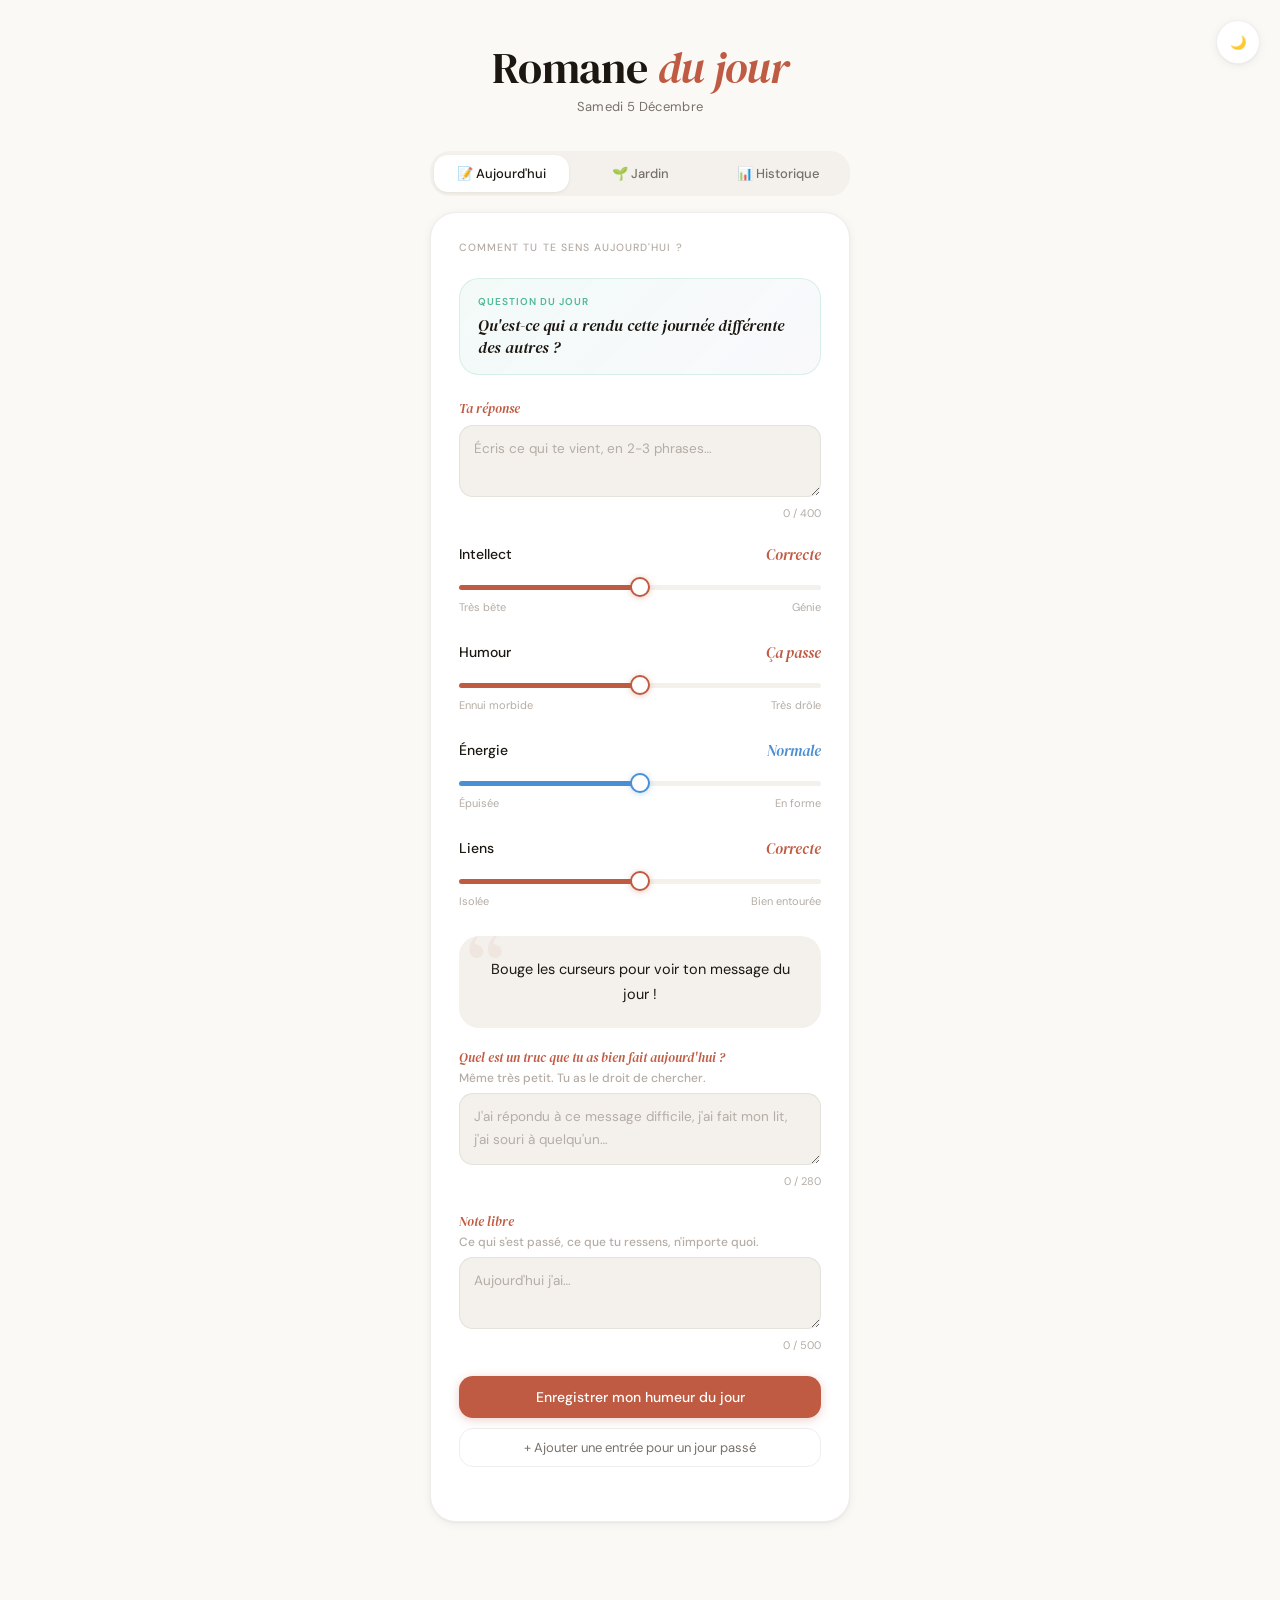
<file: index.html>
<!DOCTYPE html>
<html lang="fr">
<head>
<meta charset="UTF-8">
<meta name="viewport" content="width=device-width, initial-scale=1.0">
<title>Romane du jour</title>
<link rel="preconnect" href="https://fonts.googleapis.com">
<link rel="preconnect" href="https://fonts.gstatic.com" crossorigin>
<link href="https://fonts.googleapis.com/css2?family=DM+Serif+Display:ital@0;1&family=DM+Sans:opsz,wght@9..40,300;9..40,400;9..40,500&display=swap" rel="stylesheet">
<link rel="stylesheet" href="styles.css">
</head>
<body>
<canvas id="confetti-canvas" aria-hidden="true"></canvas>

<!-- Theme toggle button -->
<button id="theme-toggle" class="theme-toggle" aria-label="Basculer le thème">🌙</button>

<main class="app">

  <header class="header">
    <h1>Romane <em>du jour</em></h1>
    <p id="today-date" class="header-date" aria-live="polite"></p>
  </header>

  <!-- Streak banner -->
  <div class="streak-banner hidden" id="streak-banner" aria-live="polite">
    <span class="streak-icon" id="streak-icon">🔥</span>
    <span class="streak-text" id="streak-text"></span>
  </div>

  <!-- Onglets -->
  <div class="tabs-container">
    <nav class="tabs-nav" role="tablist" aria-label="Navigation">
      <button class="tab-btn active" role="tab" aria-selected="true" aria-controls="today-tab" data-tab="today">
        📝 Aujourd'hui
      </button>
      <button class="tab-btn" role="tab" aria-selected="false" aria-controls="garden-tab" data-tab="garden">
        🌱 Jardin
      </button>
      <button class="tab-btn" role="tab" aria-selected="false" aria-controls="history-tab" data-tab="history">
        📊 Historique
      </button>
    </nav>

    <!-- Contenu des onglets -->
    <div id="today-tab" class="tab-content active" role="tabpanel" aria-labelledby="tab-today">
      <!-- Carte principale -->
      <section class="card" aria-label="Humeur du jour">
        <p class="section-label" id="section-label">Comment tu te sens aujourd'hui ?</p>

        <!-- Question du jour + réponse groupées -->
        <div class="question-card">
          <p class="question-card-label">Question du jour</p>
          <p class="question-text" id="daily-question">Chargement…</p>
        </div>

        <!-- Réponse à la question du jour (juste en dessous) -->
        <div class="journal-block">
          <label class="journal-label" for="question-field">
            <em>Ta réponse</em>
          </label>
          <textarea id="question-field" class="journal-field" maxlength="400"
            placeholder="Écris ce qui te vient, en 2-3 phrases…"></textarea>
          <p class="char-count" id="question-count">0 / 400</p>
        </div>

        <!-- Sliders humeur -->
        <div class="slider-row">
          <div class="slider-head">
            <label class="slider-name" for="intell-slider">Intellect</label>
            <span class="slider-tag" id="intell-label" aria-live="polite">Correcte</span>
          </div>
          <input type="range" min="0" max="4" step="1" value="2" id="intell-slider"
            aria-label="Niveau d'intellect" aria-valuemin="0" aria-valuemax="4" aria-valuenow="2" aria-valuetext="Correcte">
          <div class="extremes" aria-hidden="true"><span>Très bête</span><span>Génie</span></div>
        </div>

        <div class="slider-row">
          <div class="slider-head">
            <label class="slider-name" for="humor-slider">Humour</label>
            <span class="slider-tag" id="humor-label" aria-live="polite">Ça passe</span>
          </div>
          <input type="range" min="0" max="4" step="1" value="2" id="humor-slider"
            aria-label="Niveau d'humour" aria-valuemin="0" aria-valuemax="4" aria-valuenow="2" aria-valuetext="Ça passe">
          <div class="extremes" aria-hidden="true"><span>Ennui morbide</span><span>Très drôle</span></div>
        </div>

        <!-- Slider énergie -->
        <div class="energy-row">
          <div class="energy-head">
            <label class="energy-label-text" for="energy-slider">Énergie</label>
            <span class="energy-tag" id="energy-label" aria-live="polite">Normale</span>
          </div>
          <input type="range" min="0" max="4" step="1" value="2" id="energy-slider" class="energy-slider"
            aria-label="Niveau d'énergie" aria-valuemin="0" aria-valuemax="4" aria-valuenow="2" aria-valuetext="Normale">
          <div class="extremes" aria-hidden="true"><span>Épuisée</span><span>En forme</span></div>
        </div>

        <!-- Slider liens sociaux -->
        <div class="slider-row">
          <div class="slider-head">
            <label class="slider-name" for="social-slider">Liens</label>
            <span class="slider-tag" id="social-label" aria-live="polite">Correcte</span>
          </div>
          <input type="range" min="0" max="4" step="1" value="2" id="social-slider"
            aria-label="Niveau de liens sociaux" aria-valuemin="0" aria-valuemax="4" aria-valuenow="2" aria-valuetext="Correcte">
          <div class="extremes" aria-hidden="true"><span>Isolée</span><span>Bien entourée</span></div>
        </div>

        <div class="message-box" id="message-box" aria-live="polite">Bouge les curseurs pour voir ton message du jour !</div>

        <!-- Journal : fait positif -->
        <div class="journal-block">
          <label class="journal-label" for="positive-field">
            <em>Quel est un truc que tu as bien fait aujourd'hui ?</em><br>
            <span style="font-size:12px;color:var(--text-faint);font-style:normal;">Même très petit. Tu as le droit de chercher.</span>
          </label>
          <textarea id="positive-field" class="journal-field" maxlength="280"
            placeholder="J'ai répondu à ce message difficile, j'ai fait mon lit, j'ai souri à quelqu'un…"></textarea>
          <p class="char-count" id="positive-count">0 / 280</p>
        </div>

        <!-- Journal : note libre -->
        <div class="journal-block">
          <label class="journal-label" for="note-field">
            <em>Note libre</em><br>
            <span style="font-size:12px;color:var(--text-faint);font-style:normal;">Ce qui s'est passé, ce que tu ressens, n'importe quoi.</span>
          </label>
          <textarea id="note-field" class="journal-field" maxlength="500"
            placeholder="Aujourd'hui j'ai…"></textarea>
          <p class="char-count" id="note-count">0 / 500</p>
        </div>

        <button class="btn-primary" id="save-btn">Enregistrer mon humeur du jour</button>
        <button class="btn-ghost" id="add-past-btn">+ Ajouter une entrée pour un jour passé</button>
        
        <!-- Interface pour ajouter un jour passé -->
        <div id="past-entry-form" class="past-entry-form" style="display: none;">
          <div class="past-date-selector">
            <label for="past-date-picker" class="journal-label">
              <em>Choisir une date</em>
            </label>
            <input type="date" id="past-date-picker" class="date-picker" max="">
            <button class="btn-ghost" id="select-past-date-btn">Sélectionner cette date</button>
          </div>
        </div>
        
        <p id="save-status" class="save-status" role="status" aria-live="polite"></p>
      </section>
    </div>

    <div id="garden-tab" class="tab-content" role="tabpanel" aria-labelledby="tab-garden">
      <section class="garden-card" aria-label="Jardin d'humeur">
        <div class="garden-top">
          <div>
            <h2 class="garden-title">Le jardin de Romane</h2>
            <p class="garden-sub">Chaque humeur plante quelque chose. Les jours difficiles ont aussi leur place.</p>
          </div>
          <div class="garden-stage" id="garden-stage">0 / 7 jours</div>
        </div>
        <div class="garden-scene">
          <div class="garden-sky"></div>
          <div class="garden-rainbow" id="garden-rainbow" aria-hidden="true">
            <div class="arc a1"></div><div class="arc a2"></div><div class="arc a3"></div>
            <div class="arc a4"></div><div class="arc a5"></div><div class="arc a6"></div>
          </div>
          <div class="garden-bed" id="garden-bed"></div>
        </div>
        <div class="water-row" id="water-row"></div>
        <div class="encouragement" id="encouragement-box">Clique sur une humeur du jour et ton jardin poussera ici.</div>
        <div class="garden-message" id="garden-message">Peu importe ton humeur, ton jardin garde une trace de toi.</div>
      </section>
    </div>

    <div id="history-tab" class="tab-content" role="tabpanel" aria-labelledby="tab-history">
      <!-- Récap hebdomadaire -->
      <section class="recap-card" id="recap-section" aria-label="Récap de la semaine">
        <div class="recap-header">
          <span class="recap-icon">📖</span>
          <h2 class="recap-title">Ma semaine</h2>
        </div>
        <div id="recap-content"></div>
      </section>

      <!-- Calendrier -->
      <section class="card" aria-label="Calendrier des humeurs">
        <div class="cal-header">
          <button class="nav-btn" id="prev-btn" aria-label="Mois précédent">&#8249;</button>
          <span id="month-title" class="cal-title" aria-live="polite"></span>
          <button class="nav-btn" id="next-btn" aria-label="Mois suivant">&#8250;</button>
        </div>
        <div class="cal-grid" id="cal-grid" role="grid" aria-label="Calendrier des humeurs"></div>
        <div class="legend" aria-label="Légende">
          <div class="legend-item"><div class="legend-dot" style="background:var(--teal)"></div>Génie drôle</div>
          <div class="legend-item"><div class="legend-dot" style="background:var(--purple)"></div>Génie ennuyeuse</div>
          <div class="legend-item"><div class="legend-dot" style="background:var(--amber)"></div>Drôle mais bête</div>
          <div class="legend-item"><div class="legend-dot" style="background:var(--red)"></div>Bête et triste</div>
          <div class="legend-item"><div class="legend-dot" style="background:var(--gray)"></div>Neutre</div>
        </div>
        <div class="stats" id="stats-grid"></div>
        <div class="chart-wrap">
          <div class="chart-top">
            <span class="chart-label">Tendance hebdomadaire</span>
            <div class="chart-legend">
              <div class="chart-legend-item"><div class="chart-legend-dot" style="background:var(--teal)"></div>Intellect</div>
              <div class="chart-legend-item"><div class="chart-legend-dot" style="background:var(--purple)"></div>Humour</div>
              <div class="chart-legend-item"><div class="chart-legend-dot" style="background:var(--blue)"></div>Énergie</div>
              <div class="chart-legend-item"><div class="chart-legend-dot" style="background:var(--amber)"></div>Liens</div>
            </div>
          </div>
          <canvas id="trend-chart" aria-label="Graphique de tendance hebdomadaire"></canvas>
        </div>
        <button class="btn-ghost" id="export-btn">&#8595; Exporter mes données (CSV)</button>
      </section>
    </div>
  </div>
</main>

<script type="module" src="app-new.js"></script>
</body>
</html>
</file>
<file: styles.css>
:root {
  --bg:#faf9f6; --surface:#ffffff; --surface-2:#f4f1ec; --surface-3:#ece9e3;
  --border:rgba(30,20,10,.07); --border-soft:rgba(30,20,10,.04);
  --text:#1c1710; --text-muted:#78706a; --text-faint:#b5aca5;
  --accent:#bf5b43; --accent-hover:#a34a34;
  --teal:#4fba96; --purple:#8e83c9; --amber:#d9932a; --red:#d04f4e; --gray:#979790;
  --green:#5aaa5a; --blue:#4a8fd4;
  --r-sm:8px; --r-md:14px; --r-lg:20px; --r-xl:26px;
  --sh-sm:0 2px 10px rgba(30,20,10,.06),0 1px 2px rgba(30,20,10,.04);
  --ease:cubic-bezier(.16,1,.3,1); --dur:200ms;
  --fd:'DM Serif Display',Georgia,serif; --fb:'DM Sans',system-ui,sans-serif;
}

/* Dark mode variables */
:root.dark {
  --bg:#1a1815; --surface:#2a2520; --surface-2:#3a3028; --surface-3:#4a3a30;
  --border:rgba(255,255,255,.1); --border-soft:rgba(255,255,255,.05);
  --text:#f5f0e8; --text-muted:#b5aca5; --text-faint:#78706a;
  --accent:#e67e5c; --accent-hover:#d06a4a;
}

*,*::before,*::after{box-sizing:border-box;margin:0;padding:0;}
html{-webkit-font-smoothing:antialiased;}
body{background:var(--bg);font-family:var(--fb);font-size:15px;color:var(--text);min-height:100dvh;}
.app{max-width:460px;margin:0 auto;padding:2.75rem 1.25rem 5rem;}

/* Theme toggle */
.theme-toggle{position:fixed;top:20px;right:20px;z-index:1000;background:var(--surface);border:1px solid var(--border);border-radius:50%;width:44px;height:44px;display:flex;align-items:center;justify-content:center;cursor:pointer;transition:all var(--dur) var(--ease);box-shadow:var(--sh-sm);}
.theme-toggle:hover{background:var(--surface-2);transform:scale(1.1);}
.theme-toggle:focus-visible{outline:2px solid var(--accent);outline-offset:2px;}

/* Onglets */
.tabs-container{margin-bottom:1.5rem;}
.tabs-nav{display:flex;gap:4px;background:var(--surface-2);border-radius:var(--r-lg);padding:4px;margin-bottom:1rem;}
.tab-btn{flex:1;padding:10px 16px;background:transparent;border:none;border-radius:var(--r-md);
  font-family:var(--fb);font-size:13px;font-weight:500;color:var(--text-muted);cursor:pointer;
  transition:background var(--dur),color var(--dur);white-space:nowrap;}
.tab-btn:hover{background:var(--surface-3);color:var(--text);}
.tab-btn.active{background:var(--surface);color:var(--text);box-shadow:0 1px 3px rgba(30,20,10,.08);}
.tab-btn:focus-visible{outline:2px solid var(--accent);outline-offset:2px;}
.tab-content{display:none;}
.tab-content.active{display:block;animation:fadeIn var(--dur) var(--ease);}
@keyframes fadeIn{from{opacity:0;transform:translateY(8px);}to{opacity:1;transform:translateY(0);}}
.header{text-align:center;margin-bottom:2.25rem;}
.header h1{font-family:var(--fd);font-size:clamp(2rem,9vw,2.75rem);font-weight:400;line-height:1.08;letter-spacing:-.015em;}
.header h1 em{font-style:italic;color:var(--accent);}
.header-date{font-size:13px;color:var(--text-muted);margin-top:6px;text-transform:capitalize;letter-spacing:.025em;}

/* Streak banner */
.streak-banner{background:linear-gradient(135deg,rgba(191,91,67,.1),rgba(217,147,42,.08));
  border:1px solid rgba(191,91,67,.18);border-radius:var(--r-lg);padding:.85rem 1.1rem;
  margin-bottom:1rem;display:flex;align-items:center;gap:.75rem;}
.streak-banner.hidden{display:none;}
.streak-icon{font-size:1.8rem;line-height:1;flex-shrink:0;}
.streak-text{font-size:13px;color:var(--text);}
.streak-text strong{font-weight:600;color:var(--accent);}

.card{background:var(--surface);border:1px solid var(--border);border-radius:var(--r-xl);padding:1.75rem;margin-bottom:1rem;box-shadow:var(--sh-sm);}
.section-label{font-size:10.5px;font-weight:500;letter-spacing:.1em;text-transform:uppercase;color:var(--text-faint);margin-bottom:1.5rem;}
.slider-row{margin-bottom:1.75rem;}
.slider-head{display:flex;justify-content:space-between;align-items:center;margin-bottom:10px;}
.slider-name{font-size:14px;font-weight:500;color:var(--text);}
.slider-tag{font-family:var(--fd);font-style:italic;font-size:15px;color:var(--accent);transition:opacity .15s ease;}
input[type=range]{-webkit-appearance:none;appearance:none;width:100%;height:5px;
  background:linear-gradient(to right,var(--accent) var(--pct,50%),var(--surface-2) var(--pct,50%));
  border-radius:99px;outline:none;cursor:pointer;margin:6px 0 10px;}
input[type=range]::-webkit-slider-thumb{-webkit-appearance:none;width:20px;height:20px;border-radius:50%;
  background:var(--surface);border:2.5px solid var(--accent);box-shadow:0 1px 6px rgba(191,91,67,.35);
  transition:transform var(--dur) var(--ease),box-shadow var(--dur) var(--ease);}
input[type=range]::-webkit-slider-thumb:hover{transform:scale(1.25);box-shadow:0 2px 12px rgba(191,91,67,.5);}
input[type=range]::-moz-range-thumb{width:20px;height:20px;border-radius:50%;background:var(--surface);border:2.5px solid var(--accent);}
input[type=range].energy-slider{background:linear-gradient(to right,var(--blue) var(--pct,50%),var(--surface-2) var(--pct,50%));}
input[type=range].energy-slider::-webkit-slider-thumb{border-color:var(--blue);box-shadow:0 1px 6px rgba(74,143,212,.35);}
input[type=range]:focus-visible{outline:2px solid var(--accent);outline-offset:3px;border-radius:99px;}
.extremes{display:flex;justify-content:space-between;font-size:11px;color:var(--text-faint);}
.message-box{background:var(--surface-2);border-radius:var(--r-lg);padding:1.35rem 1.6rem;margin:1.5rem 0 1.25rem;
  min-height:92px;display:flex;align-items:center;justify-content:center;text-align:center;
  font-size:14.5px;line-height:1.7;color:var(--text);position:relative;overflow:hidden;transition:opacity .18s ease;}
.message-box::before{content:'\201C';font-family:var(--fd);font-size:88px;color:var(--accent);opacity:.065;
  position:absolute;top:-12px;left:8px;line-height:1;pointer-events:none;user-select:none;}

/* Champs journaux */
.journal-block{margin-bottom:1.5rem;}
.journal-label{font-size:13px;font-weight:500;color:var(--text);margin-bottom:6px;display:block;line-height:1.5;}
.journal-label em{font-family:var(--fd);font-style:italic;color:var(--accent);}
textarea.journal-field{width:100%;min-height:72px;padding:.75rem .9rem;background:var(--surface-2);
  border:1px solid var(--border);border-radius:var(--r-md);font-family:var(--fb);font-size:13.5px;
  color:var(--text);line-height:1.65;resize:vertical;outline:none;
  transition:border-color var(--dur),box-shadow var(--dur);}
textarea.journal-field::placeholder{color:var(--text-faint);}
textarea.journal-field:focus{border-color:rgba(191,91,67,.35);box-shadow:0 0 0 3px rgba(191,91,67,.1);}
.char-count{font-size:11px;color:var(--text-faint);text-align:right;margin-top:4px;}
.char-count.warn{color:var(--amber);}

/* Carte question du jour */
.question-card{background:linear-gradient(135deg,rgba(79,186,150,.07),rgba(142,131,201,.05));
  border:1px solid rgba(79,186,150,.18);border-radius:var(--r-lg);padding:1rem 1.15rem;margin-bottom:1.5rem;}
.question-card-label{font-size:10px;font-weight:600;letter-spacing:.1em;text-transform:uppercase;
  color:var(--teal);margin-bottom:6px;}
.question-text{font-family:var(--fd);font-style:italic;font-size:16px;color:var(--text);line-height:1.4;}

/* Énergie */
.energy-row{margin-bottom:1.75rem;}
.energy-head{display:flex;justify-content:space-between;align-items:center;margin-bottom:10px;}
.energy-label-text{font-size:14px;font-weight:500;color:var(--text);}
.energy-tag{font-family:var(--fd);font-style:italic;font-size:15px;color:var(--blue);}

/* Récap hebdo */
.recap-card{background:var(--surface);border:1px solid var(--border);border-radius:var(--r-xl);
  padding:1.75rem;margin-bottom:1rem;box-shadow:var(--sh-sm);}
.recap-header{display:flex;align-items:center;gap:.6rem;margin-bottom:1.25rem;}
.recap-icon{font-size:1.3rem;}
.recap-title{font-family:var(--fd);font-size:17px;font-weight:400;color:var(--text);}
.recap-day{margin-bottom:1rem;padding-bottom:1rem;border-bottom:1px solid var(--border-soft);}
.recap-day:last-child{border-bottom:none;margin-bottom:0;padding-bottom:0;}
.recap-day-header{display:flex;align-items:center;gap:.5rem;margin-bottom:.4rem;}
.recap-day-dot{width:8px;height:8px;border-radius:50%;flex-shrink:0;}
.recap-day-name{font-size:12px;font-weight:600;color:var(--text);text-transform:capitalize;}
.recap-day-mood{font-size:11px;color:var(--text-muted);}
.recap-day-note{font-size:13px;color:var(--text-muted);line-height:1.5;font-style:italic;margin-top:2px;}
.recap-day-note.empty{color:var(--text-faint);font-style:normal;}
.recap-phrase{background:var(--surface-2);border-radius:var(--r-md);padding:.85rem 1rem;
  margin-top:1.1rem;font-family:var(--fd);font-style:italic;font-size:15px;color:var(--text);
  line-height:1.5;position:relative;}
.recap-phrase::before{content:'\201C';font-size:3rem;color:var(--accent);opacity:.12;position:absolute;top:-6px;left:8px;line-height:1;}
.recap-empty{text-align:center;padding:2rem 1rem;color:var(--text-faint);font-size:13px;}

.btn-primary{width:100%;padding:12px 16px;background:var(--accent);border:none;border-radius:var(--r-md);
  font-family:var(--fb);font-size:14px;font-weight:500;color:#fff;cursor:pointer;
  box-shadow:0 2px 10px rgba(191,91,67,.28);transition:background var(--dur) var(--ease),transform var(--dur) var(--ease);}
.btn-primary:hover{background:var(--accent-hover);}
.btn-primary:active{transform:scale(.97);}
.btn-primary:disabled{opacity:.55;cursor:not-allowed;}
.btn-primary:focus-visible{outline:2px solid var(--accent);outline-offset:3px;}
.btn-primary.editing{background:var(--purple);box-shadow:0 2px 10px rgba(142,131,201,.35);}
.btn-primary.editing:hover{background:#7d6db8;}
.btn-ghost{width:100%;padding:10px 16px;background:transparent;border:1px solid var(--border);
  border-radius:var(--r-md);font-family:var(--fb);font-size:13px;color:var(--text-muted);
  cursor:pointer;margin-top:10px;transition:background var(--dur),color var(--dur);}
.btn-ghost:hover{background:var(--surface-2);color:var(--text);}
.btn-ghost:active{transform:scale(.98);}
.btn-ghost:focus-visible{outline:2px solid var(--accent);outline-offset:3px;}
.save-status{text-align:center;font-size:12px;color:var(--text-muted);margin-top:10px;min-height:16px;}
.save-status.error{color:var(--red);}

.cal-header{display:flex;justify-content:space-between;align-items:center;margin-bottom:1.5rem;}
.cal-title{font-family:var(--fd);font-size:19px;font-weight:400;color:var(--text);text-transform:capitalize;}
.nav-btn{width:44px;height:44px;display:flex;align-items:center;justify-content:center;
  background:var(--surface-2);border:none;border-radius:var(--r-sm);font-size:22px;
  color:var(--text-muted);cursor:pointer;transition:background var(--dur),color var(--dur);}
.nav-btn:hover{background:var(--surface-3);color:var(--text);}
.nav-btn:focus-visible{outline:2px solid var(--accent);outline-offset:2px;}
.cal-grid{display:grid;grid-template-columns:repeat(7,1fr);gap:4px;}
.cal-day-name{text-align:center;font-size:10px;font-weight:600;color:var(--text-faint);
  letter-spacing:.07em;text-transform:uppercase;padding-bottom:8px;}
.cal-cell{aspect-ratio:1;border-radius:var(--r-sm);display:flex;align-items:center;justify-content:center;
  font-size:12px;color:var(--text-muted);background:var(--surface-2);position:relative;
  transition:transform var(--dur) var(--ease);}
.cal-cell:not(.empty):hover{transform:scale(1.12);z-index:1;}
.cal-cell:not(.empty):not(.today):hover{background:var(--surface-3);cursor:pointer;}
.cal-cell.has-data{color:var(--text);font-weight:500;position:relative;}
.cal-cell.has-data::after{content:'';position:absolute;top:2px;right:2px;width:6px;height:6px;border-radius:50%;opacity:0.8;}
.cal-cell.today{box-shadow:0 0 0 1.5px var(--accent);color:var(--accent);font-weight:600;}
.cal-cell.empty{background:transparent;}
.dot{width:5px;height:5px;border-radius:50%;position:absolute;bottom:4px;left:50%;transform:translateX(-50%);}
.mood-teal{background:rgba(79,186,150,.16);}
.mood-teal.has-data::after{background:#4fba96;}
.mood-purple{background:rgba(142,131,201,.16);}
.mood-purple.has-data::after{background:#8e83c9;}
.mood-amber{background:rgba(217,147,42,.16);}
.mood-amber.has-data::after{background:#d9932a;}
.mood-red{background:rgba(208,79,78,.16);}
.mood-red.has-data::after{background:#d04f4e;}
.mood-gray{background:rgba(151,151,144,.11);}
.mood-gray.has-data::after{background:#979790;}
.legend{display:flex;gap:8px;flex-wrap:wrap;margin-top:16px;padding-top:14px;border-top:1px solid var(--border-soft);}
.legend-item{display:flex;align-items:center;gap:5px;font-size:11px;color:var(--text-muted);}
.legend-dot{width:7px;height:7px;border-radius:50%;flex-shrink:0;}
.stats{display:grid;grid-template-columns:1fr 1fr 1fr;gap:8px;margin-top:1.1rem;}
.stat-card{background:var(--surface-2);border-radius:var(--r-md);padding:13px 15px;}
.stat-label{font-size:10.5px;font-weight:500;color:var(--text-faint);text-transform:uppercase;letter-spacing:.07em;}
.stat-val{font-family:var(--fd);font-size:26px;color:var(--text);margin-top:4px;line-height:1.1;}
.stat-val.small{font-family:var(--fb);font-size:12px;font-weight:500;margin-top:6px;line-height:1.4;}
.chart-wrap{margin-top:1.1rem;background:var(--surface-2);border-radius:var(--r-md);padding:1.1rem 1rem .85rem;}
.chart-top{display:flex;justify-content:space-between;align-items:center;margin-bottom:12px;}
.chart-label{font-size:10.5px;font-weight:500;color:var(--text-faint);text-transform:uppercase;letter-spacing:.08em;}
.chart-legend{display:flex;gap:12px;}
.chart-legend-item{display:flex;align-items:center;gap:5px;font-size:11px;color:var(--text-muted);}
.chart-legend-dot{width:7px;height:7px;border-radius:50%;}
#trend-chart{width:100%;height:110px;display:block;}
#confetti-canvas{position:fixed;top:0;left:0;width:100%;height:100%;pointer-events:none;z-index:9999;}

/* Jardin d'humeur */
.garden-card{background:var(--surface);border:1px solid var(--border);border-radius:var(--r-xl);padding:1.75rem;margin-bottom:1rem;box-shadow:var(--sh-sm);}
.garden-top{display:flex;justify-content:space-between;align-items:center;gap:1rem;margin-bottom:1rem;}
.garden-title{font-family:var(--fd);font-size:18px;font-weight:400;color:var(--text);}
.garden-sub{font-size:12px;color:var(--text-muted);line-height:1.5;max-width:28ch;}
.garden-stage{font-size:11px;color:var(--text-faint);text-transform:uppercase;letter-spacing:.08em;}
.garden-scene{position:relative;overflow:hidden;border-radius:var(--r-lg);background:linear-gradient(180deg,#f9f5ef 0%,#f4efe8 55%,#eadfcb 56%,#e4d2b5 100%);min-height:220px;padding:1rem 1rem 1.2rem;}
.garden-sky{position:absolute;inset:0 0 45% 0;background:linear-gradient(180deg,rgba(255,255,255,.65),rgba(255,255,255,0));pointer-events:none;}
.garden-rainbow{position:absolute;left:50%;top:18px;transform:translateX(-50%);width:260px;height:130px;opacity:0;transition:opacity .6s ease;pointer-events:none;}
.garden-rainbow.visible{opacity:1;animation:floaty 4s ease-in-out infinite;}
.arc{position:absolute;left:50%;transform:translateX(-50%);border-radius:999px 999px 0 0;border-bottom:none;}
.arc.a1{width:260px;height:130px;border:10px solid #ff6b6b;top:0}
.arc.a2{width:230px;height:115px;border:10px solid #ffb84d;top:13px}
.arc.a3{width:200px;height:100px;border:10px solid #ffe66d;top:26px}
.arc.a4{width:170px;height:85px;border:10px solid #6bcf8f;top:39px}
.arc.a5{width:140px;height:70px;border:10px solid #5dade2;top:52px}
.arc.a6{width:110px;height:55px;border:10px solid #b084f5;top:65px}
.garden-bed{position:relative;display:flex;align-items:flex-end;justify-content:center;gap:10px;min-height:170px;padding-top:40px;}
.plant-slot{position:relative;width:46px;height:150px;display:flex;align-items:flex-end;justify-content:center;}
.plant{position:relative;width:42px;height:130px;display:flex;align-items:flex-end;justify-content:center;filter:drop-shadow(0 3px 4px rgba(0,0,0,.08));}
.stem{position:absolute;bottom:18px;width:4px;background:#4b8a51;border-radius:99px;transform-origin:bottom center;}
.leaf{position:absolute;bottom:42px;width:16px;height:10px;background:#71b77a;border-radius:16px 16px 16px 0;}
.leaf.r{transform:scaleX(-1);}
.flower-core,.flower-petal,.bud,.sad-head,.droop{position:absolute}
.soil{position:absolute;left:50%;bottom:0;transform:translateX(-50%);width:34px;height:18px;background:#b7885b;border-radius:50%;}
.plant.good .stem{height:68px}.plant.good .flower-core{bottom:80px;width:14px;height:14px;background:#ffd166;border-radius:50%;left:50%;transform:translateX(-50%)}
.plant.good .flower-petal{width:12px;height:18px;background:#ff7eb6;border-radius:12px;bottom:78px;left:50%;transform-origin:center 18px}
.plant.good .flower-petal.p1{transform:translateX(-50%) rotate(0deg) translateY(-13px)}
.plant.good .flower-petal.p2{transform:translateX(-50%) rotate(72deg) translateY(-13px)}
.plant.good .flower-petal.p3{transform:translateX(-50%) rotate(144deg) translateY(-13px)}
.plant.good .flower-petal.p4{transform:translateX(-50%) rotate(216deg) translateY(-13px)}
.plant.good .flower-petal.p5{transform:translateX(-50%) rotate(288deg) translateY(-13px)}
.plant.good::after{content:'';position:absolute;bottom:95px;left:50%;transform:translateX(-50%);width:34px;height:34px;border-radius:50%;background:radial-gradient(circle,rgba(255,220,120,.55),rgba(255,220,120,0) 70%);animation:glow 2s ease-in-out infinite}
.plant.ok .stem{height:58px}.plant.ok .bud{bottom:73px;left:50%;transform:translateX(-50%);width:16px;height:20px;background:#c78df0;border-radius:50% 50% 45% 45%}
.plant.low .stem{height:42px;transform:rotate(8deg)}.plant.low .sad-head{bottom:52px;left:50%;transform:translateX(-20%);width:18px;height:18px;background:#90a4ae;border-radius:50%}.plant.low .droop{bottom:45px;left:50%;width:16px;height:10px;border:3px solid #90a4ae;border-top:none;border-left:none;border-right:none;border-radius:0 0 20px 20px;transform:translateX(-15%) rotate(18deg)}
.plant.watered .sad-head{background:#8ecae6}.plant.watered .droop{border-bottom-color:#8ecae6}.plant.watered .stem{background:#5d9b63}
.water-row{display:flex;gap:8px;flex-wrap:wrap;margin-top:1rem}
.water-btn{padding:9px 12px;border:1px solid var(--border);background:var(--surface);border-radius:999px;font-size:12px;color:var(--text);cursor:pointer}
.water-btn:hover{background:var(--surface-2)}
.encouragement{margin-top:.8rem;background:var(--surface-2);border-radius:var(--r-md);padding:.8rem .9rem;font-size:13px;line-height:1.55;color:var(--text-muted);min-height:52px}
.garden-message{margin-top:1rem;background:linear-gradient(135deg,rgba(191,91,67,.08),rgba(79,186,150,.08));border:1px solid rgba(191,91,67,.15);border-radius:var(--r-md);padding:.95rem 1rem;font-size:13px;line-height:1.65;color:var(--text)}
.brand {
  display: flex;
  align-items: center;
  justify-content: center;
  gap: 12px;
}

.site-logo {
  width: 42px;
  height: 42px;
  object-fit: contain;
  display: block;
  transform: translateY(3px);
}



@keyframes glow{50%{transform:translateX(-50%) scale(1.1);opacity:.75}}
@keyframes floaty{50%{transform:translateX(-50%) translateY(-4px)}}

/* Past entry form styles */
.past-entry-form{background:var(--surface-2);border-radius:var(--r-lg);padding:1.2rem;margin:1rem 0;border:1px solid var(--border);}
.past-date-selector{display:flex;flex-direction:column;gap:1rem;}
.date-picker{padding:10px 12px;border:1px solid var(--border);border-radius:var(--r-md);background:var(--surface);font-family:var(--fb);font-size:14px;color:var(--text);outline:none;transition:border-color var(--dur),box-shadow var(--dur);}
.date-picker:focus{border-color:var(--accent);box-shadow:0 0 0 3px rgba(191,91,67,.1);}
.date-picker::-webkit-calendar-picker-indicator{cursor:pointer;filter:invert(0.5);}
.date-picker::-moz-calendar-picker-indicator{cursor:pointer;filter:invert(0.5);}

@media(prefers-reduced-motion:reduce){*,*::before,*::after{animation-duration:.01ms!important;transition-duration:.01ms!important;}}
</file>
